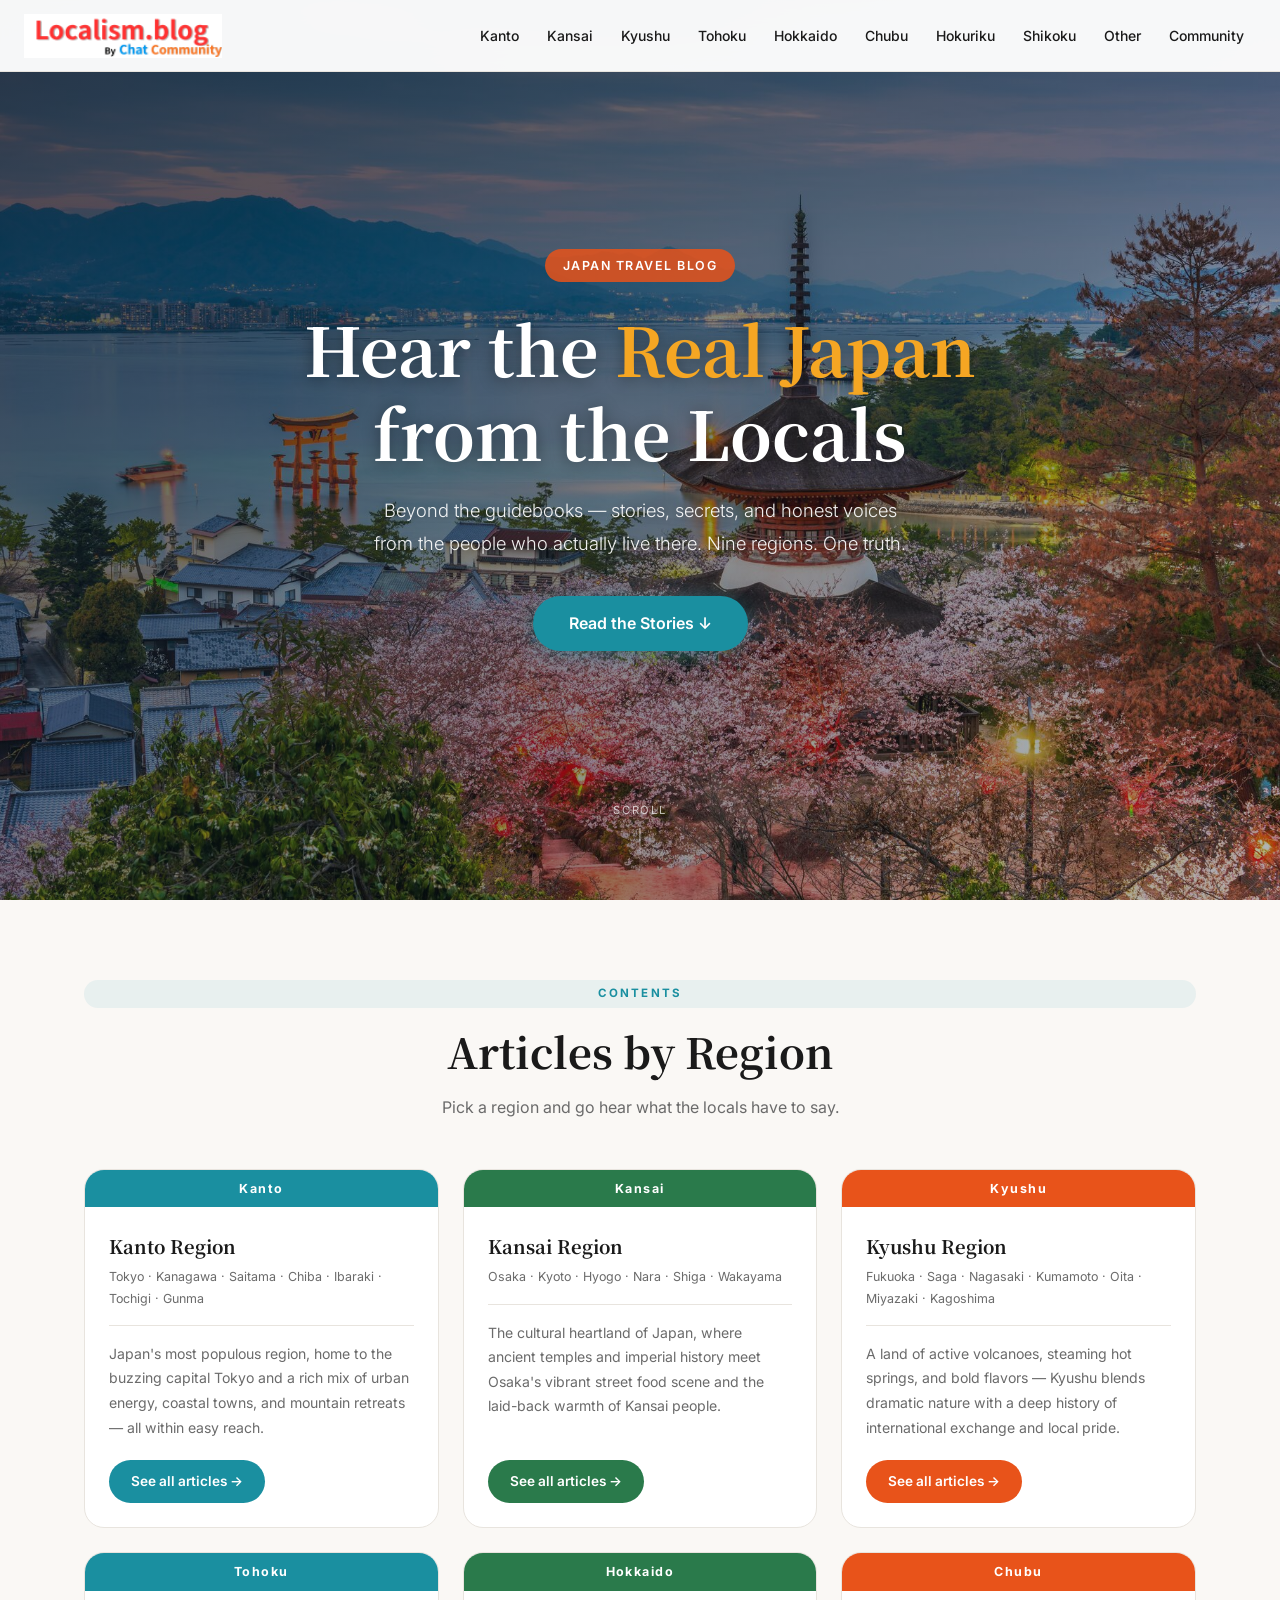
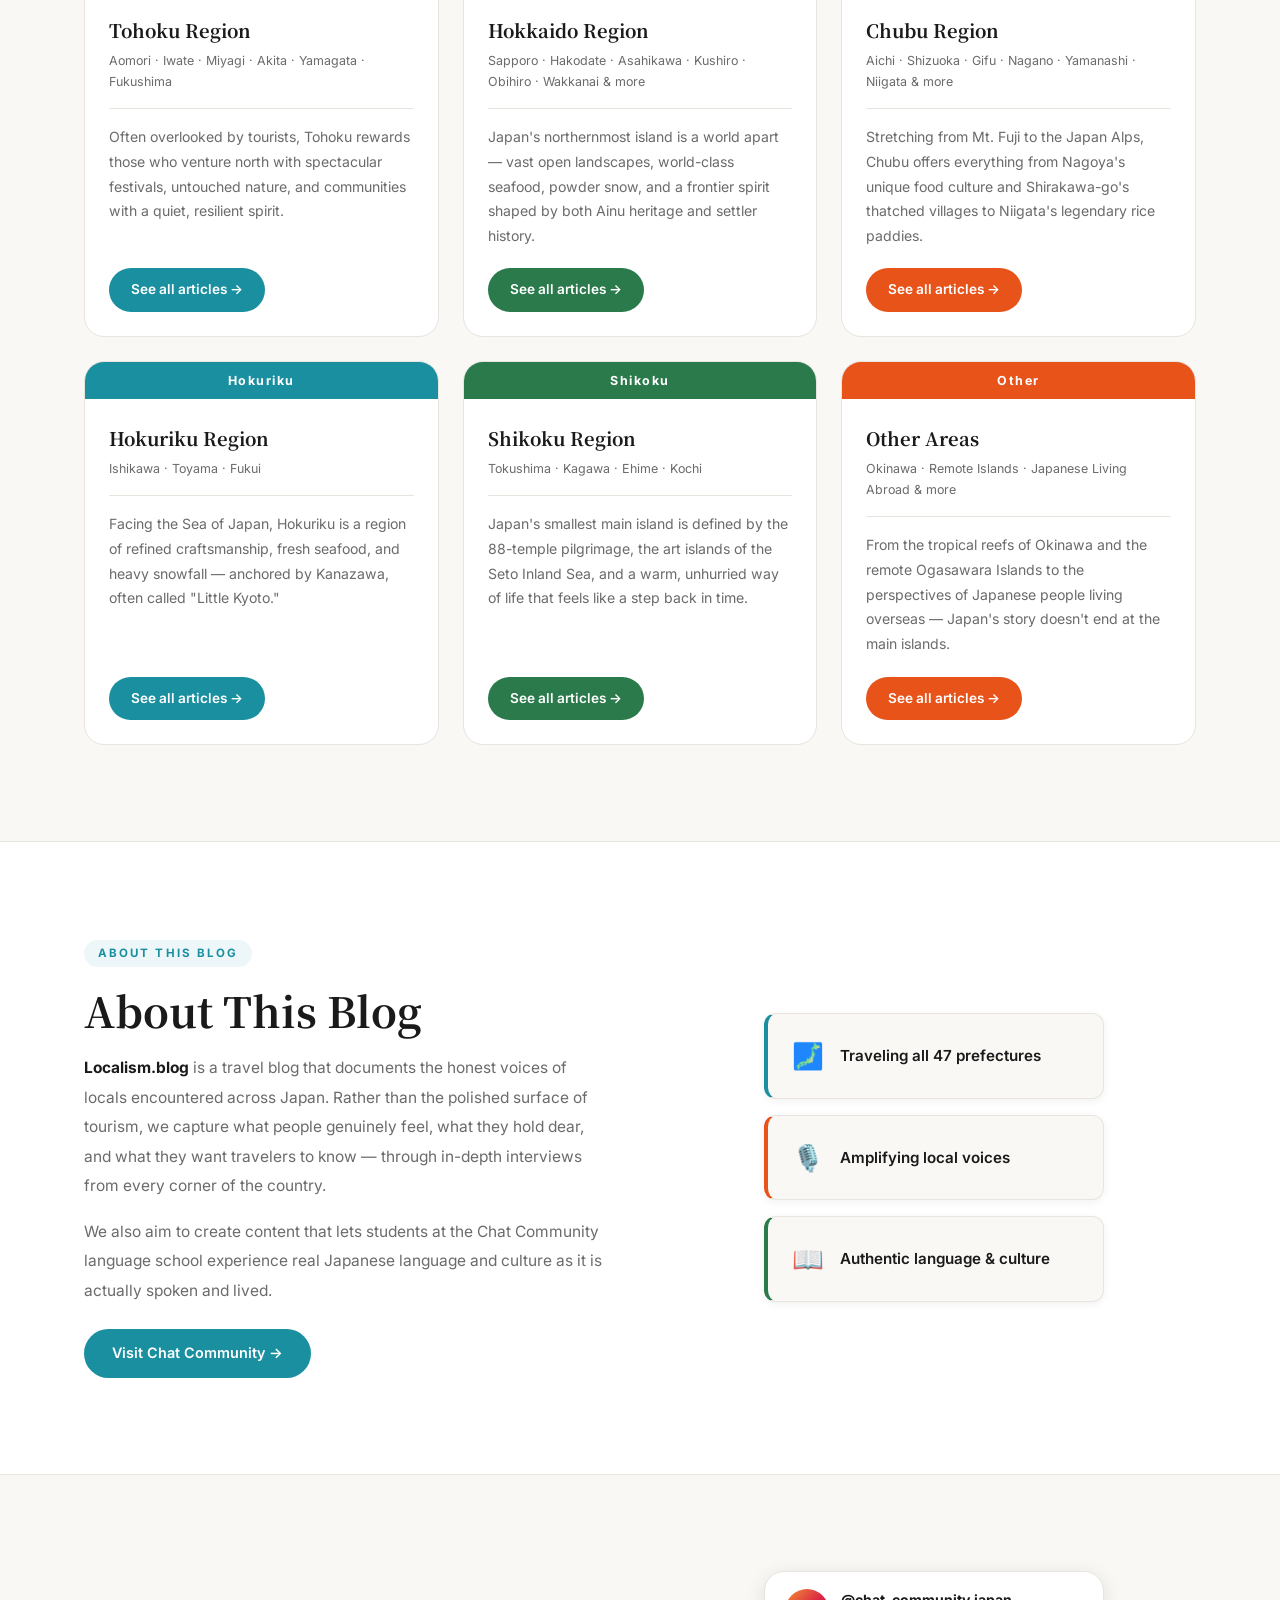
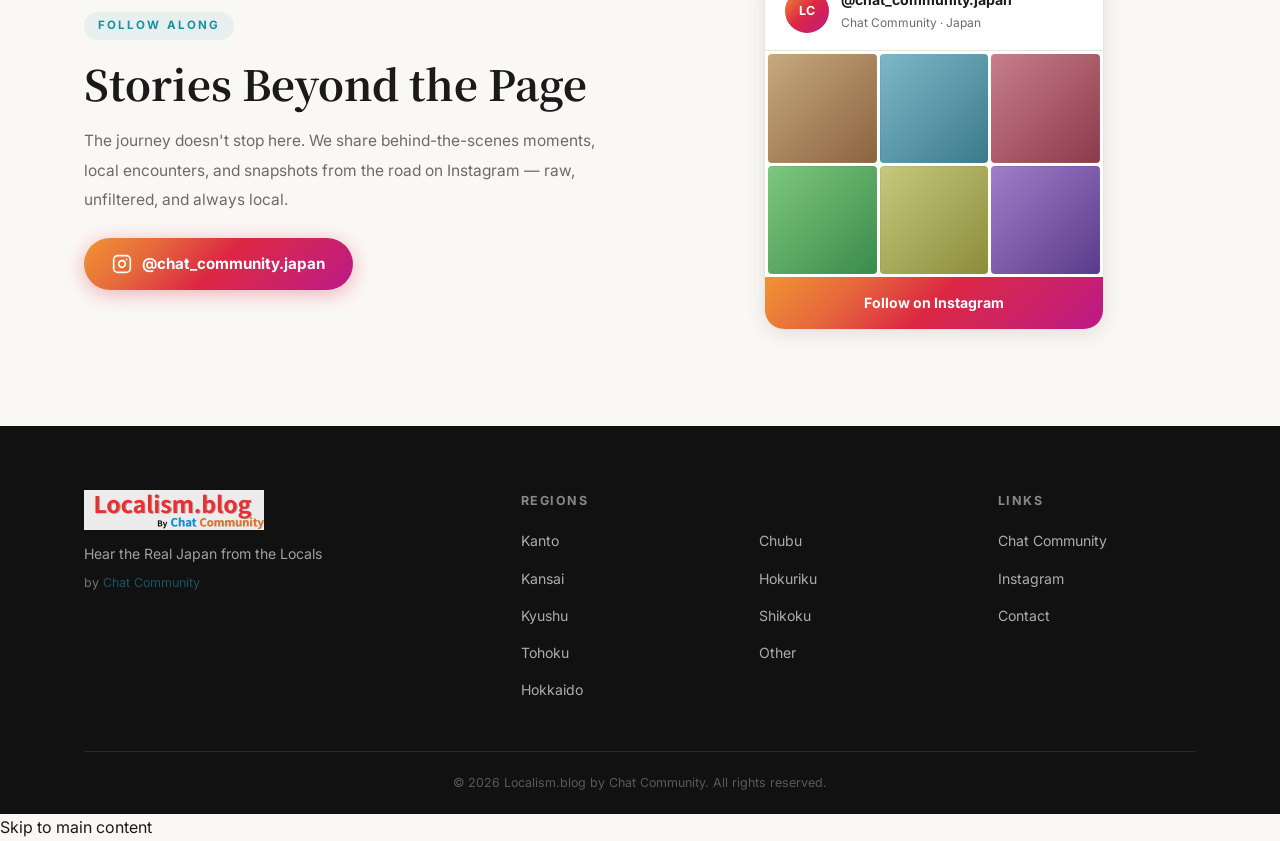
<file: index.html>
<!DOCTYPE html>
<html lang="en">
<head>
  <meta charset="UTF-8" />
  <meta name="viewport" content="width=device-width, initial-scale=1.0" />
  
  <!-- ===== PRIMARY META TAGS ===== -->
  <title>Localism.blog – Hear the Real Japan from the Locals</title>
  <meta name="description" content="A Japan travel blog built on local voices. Honest stories, hidden gems, and real perspectives from all 9 regions — Kanto, Kansai, Kyushu, Tohoku, Hokkaido, Chubu, Hokuriku, Shikoku, and more." />
  <meta name="keywords" content="Japan travel blog, local Japan, real Japan, Kanto travel, Kansai travel, Kyushu travel, Tohoku travel, Hokkaido travel, hidden gems Japan, local voices Japan" />
  <meta name="author" content="Chat Community" />
  <meta name="robots" content="index, follow" />
  <link rel="canonical" href="https://localism.blog/" />

  <!-- ===== OPEN GRAPH (Facebook / LINE / general) ===== -->
  <meta property="og:type" content="website" />
  <meta property="og:url" content="https://localism.blog/" />
  <meta property="og:title" content="Localism.blog – Hear the Real Japan from the Locals" />
  <meta property="og:description" content="A Japan travel blog built on local voices. Honest stories, hidden gems, and real perspectives from all 9 regions of Japan." />
  <meta property="og:image" content="https://localism.blog/og-image.jpg" />
  <meta property="og:image:width" content="1200" />
  <meta property="og:image:height" content="630" />
  <meta property="og:site_name" content="Localism.blog" />
  <meta property="og:locale" content="en_US" />

  <!-- ===== TWITTER CARD ===== -->
  <meta name="twitter:card" content="summary_large_image" />
  <meta name="twitter:site" content="@chat_community.japan" />
  <meta name="twitter:title" content="Localism.blog – Hear the Real Japan from the Locals" />
  <meta name="twitter:description" content="A Japan travel blog built on local voices. Honest stories, hidden gems, and real perspectives from all 9 regions of Japan." />
  <meta name="twitter:image" content="https://localism.blog/og-image.jpg" />

  <!-- ===== STRUCTURED DATA: WebSite ===== -->
  <script type="application/ld+json">
  {
    "@context": "https://schema.org",
    "@type": "WebSite",
    "name": "Localism.blog",
    "url": "https://localism.blog/",
    "description": "A Japan travel blog built on local voices. Honest stories and real perspectives from all 9 regions of Japan.",
    "publisher": {
      "@type": "Organization",
      "name": "Chat Community",
      "url": "https://www.chat-japanese.com/community/index.html",
      "logo": {
        "@type": "ImageObject",
        "url": "https://localism.blog/logo.png"
      },
      "sameAs": [
        "https://www.instagram.com/chat_community.japan"
      ]
    },
    "potentialAction": {
      "@type": "SearchAction",
      "target": {
        "@type": "EntryPoint",
        "urlTemplate": "https://localism.blog/search?q={search_term_string}"
      },
      "query-input": "required name=search_term_string"
    }
  }
  </script>

  <!-- ===== STRUCTURED DATA: Blog ===== -->
  <script type="application/ld+json">
  {
    "@context": "https://schema.org",
    "@type": "Blog",
    "name": "Localism.blog",
    "url": "https://localism.blog/",
    "description": "Hear the Real Japan from the Locals — stories, secrets, and honest voices from people who actually live there.",
    "inLanguage": "en",
    "author": {
      "@type": "Organization",
      "name": "Chat Community",
      "url": "https://www.chat-japanese.com/community/index.html"
    },
    "about": [
      { "@type": "Thing", "name": "Japan Travel" },
      { "@type": "Thing", "name": "Local Culture" },
      { "@type": "Place", "name": "Japan" }
    ]
  }
  </script>

  <!-- ===== STRUCTURED DATA: BreadcrumbList ===== -->
  <script type="application/ld+json">
  {
    "@context": "https://schema.org",
    "@type": "BreadcrumbList",
    "itemListElement": [
      {
        "@type": "ListItem",
        "position": 1,
        "name": "Home",
        "item": "https://localism.blog/"
      }
    ]
  }
  </script>

  <!-- ===== STRUCTURED DATA: ItemList (Regions) ===== -->
  <script type="application/ld+json">
  {
    "@context": "https://schema.org",
    "@type": "ItemList",
    "name": "Japan Travel Blog – Articles by Region",
    "description": "Browse Japan travel stories organized by region: Kanto, Kansai, Kyushu, Tohoku, Hokkaido, Chubu, Hokuriku, Shikoku, and more.",
    "itemListElement": [
      { "@type": "ListItem", "position": 1, "name": "Kanto",    "url": "https://localism.blog/kanto/" },
      { "@type": "ListItem", "position": 2, "name": "Kansai",   "url": "https://localism.blog/kansai/" },
      { "@type": "ListItem", "position": 3, "name": "Kyushu",   "url": "https://localism.blog/kyushu/" },
      { "@type": "ListItem", "position": 4, "name": "Tohoku",   "url": "https://localism.blog/tohoku/" },
      { "@type": "ListItem", "position": 5, "name": "Hokkaido", "url": "https://localism.blog/hokkaido/" },
      { "@type": "ListItem", "position": 6, "name": "Chubu",    "url": "https://localism.blog/chubu/" },
      { "@type": "ListItem", "position": 7, "name": "Hokuriku", "url": "https://localism.blog/hokuriku/" },
      { "@type": "ListItem", "position": 8, "name": "Shikoku",  "url": "https://localism.blog/shikoku/" },
      { "@type": "ListItem", "position": 9, "name": "Other",    "url": "https://localism.blog/other/" }
    ]
  }
  </script>

  <!-- ===== FONTS (display=swap for performance) ===== -->
  <link rel="preconnect" href="https://fonts.googleapis.com" />
  <link rel="preconnect" href="https://fonts.gstatic.com" crossorigin />
  <link href="https://fonts.googleapis.com/css2?family=Noto+Sans+JP:wght@300;400;500;700&family=Noto+Serif+JP:wght@400;700&family=Inter:wght@300;400;500;600;700&display=swap" rel="stylesheet" />

  <!-- ===== FAVICON ===== -->
  <link rel="icon" type="image/x-icon" href="favicon.ico" />
  <link rel="icon" type="image/png" sizes="16x16" href="favicon-16x16.png" />
  <link rel="icon" type="image/png" sizes="32x32" href="favicon-32x32.png" />
  <link rel="apple-touch-icon" sizes="180x180" href="apple-touch-icon.png" />
  <link rel="manifest" href="site.webmanifest" />

  <link rel="stylesheet" href="style.css" />
</head>
<body>

  <!-- ===== HEADER / NAVIGATION ===== -->
  <header class="site-header" id="site-header" role="banner">
    <div class="header-inner">
      <a href="/" class="logo-link" aria-label="Localism.blog – Home">
        <img src="logo.png" alt="Localism.blog by Chat Community" class="logo-img" width="160" height="48" />
      </a>
      <button class="nav-toggle" id="nav-toggle" aria-label="Open navigation menu" aria-expanded="false" aria-controls="main-nav">
        <span></span><span></span><span></span>
      </button>
      <nav class="main-nav" id="main-nav" role="navigation" aria-label="Regional navigation">
        <ul class="nav-list">
          <li><a href="/kanto/"    class="nav-link">Kanto</a></li>
          <li><a href="/kansai/"   class="nav-link">Kansai</a></li>
          <li><a href="/kyushu/"   class="nav-link">Kyushu</a></li>
          <li><a href="/tohoku/"   class="nav-link">Tohoku</a></li>
          <li><a href="/hokkaido/" class="nav-link">Hokkaido</a></li>
          <li><a href="/chubu/"    class="nav-link">Chubu</a></li>
          <li><a href="/hokuriku/" class="nav-link">Hokuriku</a></li>
          <li><a href="/shikoku/"  class="nav-link">Shikoku</a></li>
          <li><a href="/other/"    class="nav-link">Other</a></li>
          <li><a href="https://www.chat-japanese.com/community/index.html"    class="nav-link">Community</a></li>
        </ul>
      </nav>
    </div>
  </header>

  <!-- ===== HERO SECTION ===== -->
  <section class="hero" id="hero" aria-label="Hero – Hear the Real Japan from the Locals">
    <div class="hero-overlay"></div>
    <div class="hero-content">
      <span class="hero-badge">Japan Travel Blog</span>
      <h1 class="hero-title">
        Hear the <em>Real Japan</em><br />from the Locals
      </h1>
      <p class="hero-subtitle">
        Beyond the guidebooks — stories, secrets, and honest voices<br />
        from the people who actually live there. Nine regions. One truth.
      </p>
      <a href="#toc" class="hero-btn">Read the Stories &darr;</a>
    </div>
    <div class="hero-scroll-hint" aria-hidden="true">
      <span>Scroll</span>
      <div class="scroll-line"></div>
    </div>
  </section>

  <!-- ===== TABLE OF CONTENTS ===== -->
  <main id="main-content">
  <section class="toc-section" id="toc" aria-labelledby="toc-heading">
    <div class="container">
      <div class="section-label">CONTENTS</div>
      <h2 class="section-title" id="toc-heading">Articles by Region</h2>
      <p class="section-desc">Pick a region and go hear what the locals have to say.</p>

      <div class="toc-grid" role="list">

        <!-- Kanto -->
        <article class="toc-card" id="kanto" role="listitem" itemscope itemtype="https://schema.org/Place">
          <div class="card-region-tag">Kanto</div>
          <div class="card-body">
            <h3 class="card-title" itemprop="name">Kanto Region</h3>
            <p class="card-desc" itemprop="description">Tokyo · Kanagawa · Saitama · Chiba · Ibaraki · Tochigi · Gunma</p>
            <p class="card-info">Japan's most populous region, home to the buzzing capital Tokyo and a rich mix of urban energy, coastal towns, and mountain retreats — all within easy reach.</p>
            <a href="/kanto/" class="card-btn" aria-label="See all Kanto articles">See all articles &rarr;</a>
          </div>
        </article>

        <!-- Kansai -->
        <article class="toc-card" id="kansai" role="listitem" itemscope itemtype="https://schema.org/Place">
          <div class="card-region-tag">Kansai</div>
          <div class="card-body">
            <h3 class="card-title" itemprop="name">Kansai Region</h3>
            <p class="card-desc" itemprop="description">Osaka · Kyoto · Hyogo · Nara · Shiga · Wakayama</p>
            <p class="card-info">The cultural heartland of Japan, where ancient temples and imperial history meet Osaka's vibrant street food scene and the laid-back warmth of Kansai people.</p>
            <a href="/kansai/" class="card-btn" aria-label="See all Kansai articles">See all articles &rarr;</a>
          </div>
        </article>

        <!-- Kyushu -->
        <article class="toc-card" id="kyushu" role="listitem" itemscope itemtype="https://schema.org/Place">
          <div class="card-region-tag">Kyushu</div>
          <div class="card-body">
            <h3 class="card-title" itemprop="name">Kyushu Region</h3>
            <p class="card-desc" itemprop="description">Fukuoka · Saga · Nagasaki · Kumamoto · Oita · Miyazaki · Kagoshima</p>
            <p class="card-info">A land of active volcanoes, steaming hot springs, and bold flavors — Kyushu blends dramatic nature with a deep history of international exchange and local pride.</p>
            <a href="/kyushu/" class="card-btn" aria-label="See all Kyushu articles">See all articles &rarr;</a>
          </div>
        </article>

        <!-- Tohoku -->
        <article class="toc-card" id="tohoku" role="listitem" itemscope itemtype="https://schema.org/Place">
          <div class="card-region-tag">Tohoku</div>
          <div class="card-body">
            <h3 class="card-title" itemprop="name">Tohoku Region</h3>
            <p class="card-desc" itemprop="description">Aomori · Iwate · Miyagi · Akita · Yamagata · Fukushima</p>
            <p class="card-info">Often overlooked by tourists, Tohoku rewards those who venture north with spectacular festivals, untouched nature, and communities with a quiet, resilient spirit.</p>
            <a href="/tohoku/" class="card-btn" aria-label="See all Tohoku articles">See all articles &rarr;</a>
          </div>
        </article>

        <!-- Hokkaido -->
        <article class="toc-card" id="hokkaido" role="listitem" itemscope itemtype="https://schema.org/Place">
          <div class="card-region-tag">Hokkaido</div>
          <div class="card-body">
            <h3 class="card-title" itemprop="name">Hokkaido Region</h3>
            <p class="card-desc" itemprop="description">Sapporo · Hakodate · Asahikawa · Kushiro · Obihiro · Wakkanai &amp; more</p>
            <p class="card-info">Japan's northernmost island is a world apart — vast open landscapes, world-class seafood, powder snow, and a frontier spirit shaped by both Ainu heritage and settler history.</p>
            <a href="/hokkaido/" class="card-btn" aria-label="See all Hokkaido articles">See all articles &rarr;</a>
          </div>
        </article>

        <!-- Chubu -->
        <article class="toc-card" id="chubu" role="listitem" itemscope itemtype="https://schema.org/Place">
          <div class="card-region-tag">Chubu</div>
          <div class="card-body">
            <h3 class="card-title" itemprop="name">Chubu Region</h3>
            <p class="card-desc" itemprop="description">Aichi · Shizuoka · Gifu · Nagano · Yamanashi · Niigata &amp; more</p>
            <p class="card-info">Stretching from Mt. Fuji to the Japan Alps, Chubu offers everything from Nagoya's unique food culture and Shirakawa-go's thatched villages to Niigata's legendary rice paddies.</p>
            <a href="/chubu/" class="card-btn" aria-label="See all Chubu articles">See all articles &rarr;</a>
          </div>
        </article>

        <!-- Hokuriku -->
        <article class="toc-card" id="hokuriku" role="listitem" itemscope itemtype="https://schema.org/Place">
          <div class="card-region-tag">Hokuriku</div>
          <div class="card-body">
            <h3 class="card-title" itemprop="name">Hokuriku Region</h3>
            <p class="card-desc" itemprop="description">Ishikawa · Toyama · Fukui</p>
            <p class="card-info">Facing the Sea of Japan, Hokuriku is a region of refined craftsmanship, fresh seafood, and heavy snowfall — anchored by Kanazawa, often called "Little Kyoto."</p>
            <a href="/hokuriku/" class="card-btn" aria-label="See all Hokuriku articles">See all articles &rarr;</a>
          </div>
        </article>

        <!-- Shikoku -->
        <article class="toc-card" id="shikoku" role="listitem" itemscope itemtype="https://schema.org/Place">
          <div class="card-region-tag">Shikoku</div>
          <div class="card-body">
            <h3 class="card-title" itemprop="name">Shikoku Region</h3>
            <p class="card-desc" itemprop="description">Tokushima · Kagawa · Ehime · Kochi</p>
            <p class="card-info">Japan's smallest main island is defined by the 88-temple pilgrimage, the art islands of the Seto Inland Sea, and a warm, unhurried way of life that feels like a step back in time.</p>
            <a href="/shikoku/" class="card-btn" aria-label="See all Shikoku articles">See all articles &rarr;</a>
          </div>
        </article>

        <!-- Other -->
        <article class="toc-card" id="other" role="listitem" itemscope itemtype="https://schema.org/Place">
          <div class="card-region-tag">Other</div>
          <div class="card-body">
            <h3 class="card-title" itemprop="name">Other Areas</h3>
            <p class="card-desc" itemprop="description">Okinawa · Remote Islands · Japanese Living Abroad &amp; more</p>
            <p class="card-info">From the tropical reefs of Okinawa and the remote Ogasawara Islands to the perspectives of Japanese people living overseas — Japan's story doesn't end at the main islands.</p>
            <a href="/other/" class="card-btn" aria-label="See all Other area articles">See all articles &rarr;</a>
          </div>
        </article>

      </div><!-- /.toc-grid -->
    </div><!-- /.container -->
  </section>

  <!-- ===== ABOUT SECTION ===== -->
  <section class="about-section" aria-labelledby="about-heading" itemscope itemtype="https://schema.org/Organization">
    <div class="container">
      <div class="about-grid">
        <div class="about-text">
          <div class="section-label">ABOUT THIS BLOG</div>
          <h2 class="section-title left" id="about-heading">About This Blog</h2>
          <p itemprop="description">
            <strong>Localism.blog</strong> is a travel blog that documents the honest voices of locals encountered
            across Japan. Rather than the polished surface of tourism, we capture what people genuinely feel,
            what they hold dear, and what they want travelers to know — through in-depth interviews from every corner of the country.
          </p>
          <p>
            We also aim to create content that lets students at the Chat Community language school
            experience real Japanese language and culture as it is actually spoken and lived.
          </p>
          <a href="https://www.chat-japanese.com/community/index.html" target="_blank" rel="noopener" class="about-btn" itemprop="url">
            Visit Chat Community &rarr;
          </a>
        </div>
        <div class="about-visual" aria-hidden="true">
          <div class="about-card-stack">
            <div class="about-card ac1">
              <span class="ac-icon">🗾</span>
              <span class="ac-text">Traveling all 47 prefectures</span>
            </div>
            <div class="about-card ac2">
              <span class="ac-icon">🎙️</span>
              <span class="ac-text">Amplifying local voices</span>
            </div>
            <div class="about-card ac3">
              <span class="ac-icon">📖</span>
              <span class="ac-text">Authentic language &amp; culture</span>
            </div>
          </div>
        </div>
      </div>
    </div>
  </section>

  <!-- ===== INSTAGRAM SECTION ===== -->
  <section class="instagram-section" aria-labelledby="instagram-heading">
    <div class="container">
      <div class="instagram-inner">
        <div class="instagram-text">
          <div class="section-label">FOLLOW ALONG</div>
          <h2 class="section-title left" id="instagram-heading">Stories Beyond the Page</h2>
          <p>
            The journey doesn't stop here. We share behind-the-scenes moments, local encounters,
            and snapshots from the road on Instagram — raw, unfiltered, and always local.
          </p>
          <a href="https://www.instagram.com/chat_community.japan" target="_blank" rel="noopener" class="instagram-btn" aria-label="Follow @chat_community.japan on Instagram">
            <svg xmlns="http://www.w3.org/2000/svg" width="20" height="20" viewBox="0 0 24 24" fill="none" stroke="currentColor" stroke-width="2" stroke-linecap="round" stroke-linejoin="round" aria-hidden="true" focusable="false"><rect x="2" y="2" width="20" height="20" rx="5" ry="5"/><path d="M16 11.37A4 4 0 1 1 12.63 8 4 4 0 0 1 16 11.37z"/><line x1="17.5" y1="6.5" x2="17.51" y2="6.5"/></svg>
            @chat_community.japan
          </a>
        </div>
        <div class="instagram-visual" aria-hidden="true">
          <div class="insta-mock">
            <div class="insta-header">
              <div class="insta-avatar">LC</div>
              <div class="insta-handle">
                <strong>@chat_community.japan</strong>
                <span>Chat Community &middot; Japan</span>
              </div>
            </div>
            <div class="insta-grid">
              <div class="insta-tile t1"></div>
              <div class="insta-tile t2"></div>
              <div class="insta-tile t3"></div>
              <div class="insta-tile t4"></div>
              <div class="insta-tile t5"></div>
              <div class="insta-tile t6"></div>
            </div>
            <a href="https://www.instagram.com/chat_community.japan" target="_blank" rel="noopener" class="insta-follow-btn">Follow on Instagram</a>
          </div>
        </div>
      </div>
    </div>
  </section>
  </main>

  <!-- ===== FOOTER ===== -->
  <footer class="site-footer" role="contentinfo" itemscope itemtype="https://schema.org/WPFooter">
    <div class="container">
      <div class="footer-grid">
        <div class="footer-brand">
          <img src="logo.png" alt="Localism.blog" class="footer-logo" width="140" height="42" loading="lazy" />
          <p class="footer-tagline">Hear the Real Japan from the Locals</p>
          <p class="footer-copy">by <a href="https://www.chat-japanese.com/community/index.html" target="_blank" rel="noopener">Chat Community</a></p>
        </div>
        <nav class="footer-nav" aria-label="Regional links">
          <h4>Regions</h4>
          <ul>
            <li><a href="/kanto/">Kanto</a></li>
            <li><a href="/kansai/">Kansai</a></li>
            <li><a href="/kyushu/">Kyushu</a></li>
            <li><a href="/tohoku/">Tohoku</a></li>
            <li><a href="/hokkaido/">Hokkaido</a></li>
          </ul>
        </nav>
        <nav class="footer-nav" aria-label="More regional links">
          <h4>&nbsp;</h4>
          <ul>
            <li><a href="/chubu/">Chubu</a></li>
            <li><a href="/hokuriku/">Hokuriku</a></li>
            <li><a href="/shikoku/">Shikoku</a></li>
            <li><a href="/other/">Other</a></li>
          </ul>
        </nav>
        <nav class="footer-nav" aria-label="External links">
          <h4>Links</h4>
          <ul>
            <li><a href="https://www.chat-japanese.com/community/index.html" target="_blank" rel="noopener">Chat Community</a></li>
            <li>
              <a href="https://www.instagram.com/chat_community.japan" target="_blank" rel="noopener" aria-label="Instagram @chat_community.japan">
                Instagram
              </a>
            </li>
            <li><a href="mailto:chat-japanese55@gmail.com">Contact</a></li>
          </ul>
        </nav>
      </div>
      <div class="footer-bottom">
        <p>&copy; 2026 Localism.blog by Chat Community. All rights reserved.</p>
      </div>
    </div>
  </footer>

  <!-- ===== SKIP TO MAIN CONTENT (accessibility) ===== -->
  <a href="#main-content" class="skip-link">Skip to main content</a>

  <script src="script.js" defer></script>
</body>
</html>
</file>
<file: style.css>
/* =============================================
   LOCALISM.BLOG — Landing Page Styles
   Inspired by chat-japanese.com
   ============================================= */

/* ---------- CSS Variables ---------- */
:root {
  --color-bg:        #faf8f5;
  --color-white:     #ffffff;
  --color-text:      #1a1a1a;
  --color-text-muted:#6b6b6b;
  --color-accent:    #e8531a;   /* orange — from logo */
  --color-teal:      #1a8fa0;   /* teal — inspired by chat-japanese */
  --color-teal-dark: #126e7c;
  --color-border:    #e8e4de;
  --color-card-bg:   #ffffff;
  --color-tag-bg:    #fff3ee;
  --color-tag-text:  #e8531a;

  --font-sans:  'Inter', 'Noto Sans JP', sans-serif;
  --font-serif: 'Noto Serif JP', serif;

  --radius-sm:  6px;
  --radius-md:  12px;
  --radius-lg:  20px;

  --shadow-sm:  0 2px 8px rgba(0,0,0,0.06);
  --shadow-md:  0 4px 20px rgba(0,0,0,0.10);
  --shadow-lg:  0 8px 40px rgba(0,0,0,0.14);

  --header-h:   72px;
  --transition: 0.25s ease;
}

/* ---------- Reset & Base ---------- */
*, *::before, *::after { box-sizing: border-box; margin: 0; padding: 0; }

html {
  scroll-behavior: smooth;
  font-size: 16px;
}

body {
  font-family: var(--font-sans);
  background: var(--color-bg);
  color: var(--color-text);
  line-height: 1.7;
  -webkit-font-smoothing: antialiased;
}

a { color: inherit; text-decoration: none; }
img { display: block; max-width: 100%; }
ul { list-style: none; }

/* ---------- Container ---------- */
.container {
  max-width: 1160px;
  margin: 0 auto;
  padding: 0 24px;
}

/* =============================================
   HEADER
   ============================================= */
.site-header {
  position: fixed;
  top: 0; left: 0; right: 0;
  height: var(--header-h);
  background: rgba(255,255,255,0.96);
  backdrop-filter: blur(12px);
  -webkit-backdrop-filter: blur(12px);
  border-bottom: 1px solid var(--color-border);
  z-index: 1000;
  transition: box-shadow var(--transition);
}

.site-header.scrolled {
  box-shadow: var(--shadow-md);
}

.header-inner {
  max-width: 1280px;
  margin: 0 auto;
  padding: 0 24px;
  height: 100%;
  display: flex;
  align-items: center;
  gap: 32px;
  position: relative;
}

.logo-link {
  flex-shrink: 0;
  z-index: 1001;
  position: relative;
}
.logo-img {
  height: 44px;
  width: auto;
  display: block;
}

/* Nav */
.main-nav { margin-left: auto; }

.nav-list {
  display: flex;
  align-items: center;
  gap: 4px;
}

.nav-link {
  display: inline-block;
  padding: 6px 12px;
  font-size: 0.875rem;
  font-weight: 500;
  color: var(--color-text);
  border-radius: var(--radius-sm);
  transition: background var(--transition), color var(--transition);
  white-space: nowrap;
}

.nav-link:hover {
  background: var(--color-tag-bg);
  color: var(--color-accent);
}

/* Hamburger */
.nav-toggle {
  display: none;
  flex-direction: column;
  justify-content: center;
  gap: 5px;
  width: 44px;
  height: 44px;
  background: none;
  border: none;
  cursor: pointer;
  margin-left: auto;
  padding: 4px;
  z-index: 1001;
  position: relative;
  flex-shrink: 0;
}

.nav-toggle span {
  display: block;
  height: 2px;
  background: var(--color-text);
  border-radius: 2px;
  width: 100%;
  transition: transform 0.3s ease, opacity 0.3s ease;
}

/* ハンバーガー → ✕ アニメーション */
.nav-toggle.is-active span:nth-child(1) {
  transform: translateY(7px) rotate(45deg);
}
.nav-toggle.is-active span:nth-child(2) {
  opacity: 0;
  transform: scaleX(0);
}
.nav-toggle.is-active span:nth-child(3) {
  transform: translateY(-7px) rotate(-45deg);
}

/* =============================================
   HERO
   ============================================= */
.hero {
  position: relative;
  height: 100vh;
  min-height: 600px;
  display: flex;
  align-items: center;
  justify-content: center;
  overflow: hidden;
  background-image: url('hero-bg.jpg');
  background-size: cover;
  background-position: center 40%;
  background-attachment: fixed;
}

.hero-overlay {
  position: absolute;
  inset: 0;
  background: linear-gradient(
    135deg,
    rgba(10, 20, 30, 0.72) 0%,
    rgba(10, 20, 30, 0.45) 60%,
    rgba(10, 20, 30, 0.30) 100%
  );
}

.hero-content {
  position: relative;
  z-index: 2;
  text-align: center;
  color: #fff;
  padding: 0 24px;
  max-width: 800px;
}

.hero-badge {
  display: inline-block;
  padding: 6px 18px;
  background: rgba(232, 83, 26, 0.85);
  color: #fff;
  font-size: 0.78rem;
  font-weight: 600;
  letter-spacing: 0.12em;
  text-transform: uppercase;
  border-radius: 100px;
  margin-bottom: 24px;
}

.hero-title {
  font-family: var(--font-serif);
  font-size: clamp(2.4rem, 6vw, 4.2rem);
  font-weight: 700;
  line-height: 1.25;
  margin-bottom: 20px;
  text-shadow: 0 2px 16px rgba(0,0,0,0.4);
}

.hero-title em {
  font-style: normal;
  color: #f5a623;
}

.hero-subtitle {
  font-size: clamp(0.95rem, 2vw, 1.15rem);
  font-weight: 300;
  line-height: 1.8;
  opacity: 0.92;
  margin-bottom: 36px;
  text-shadow: 0 1px 8px rgba(0,0,0,0.3);
}

.hero-btn {
  display: inline-block;
  padding: 14px 36px;
  background: var(--color-teal);
  color: #fff;
  font-size: 1rem;
  font-weight: 600;
  border-radius: 100px;
  transition: background var(--transition), transform var(--transition), box-shadow var(--transition);
  box-shadow: 0 4px 20px rgba(26, 143, 160, 0.45);
}

.hero-btn:hover {
  background: var(--color-teal-dark);
  transform: translateY(-2px);
  box-shadow: 0 8px 28px rgba(26, 143, 160, 0.55);
}

/* Scroll hint */
.hero-scroll-hint {
  position: absolute;
  bottom: 32px;
  left: 50%;
  transform: translateX(-50%);
  display: flex;
  flex-direction: column;
  align-items: center;
  gap: 8px;
  color: rgba(255,255,255,0.7);
  font-size: 0.7rem;
  letter-spacing: 0.15em;
  text-transform: uppercase;
  z-index: 2;
}

.scroll-line {
  width: 1px;
  height: 40px;
  background: linear-gradient(to bottom, rgba(255,255,255,0.7), transparent);
  animation: scrollPulse 2s ease-in-out infinite;
}

@keyframes scrollPulse {
  0%, 100% { opacity: 0.7; transform: scaleY(1); }
  50%       { opacity: 0.3; transform: scaleY(0.6); }
}

/* intro-section removed */

//* =============================================
   SKIP LINK (accessibility)
   ============================================= */
.skip-link {
  position: fixed;
  top: -100px;
  left: 16px;
  z-index: 9999;
  background: var(--color-teal);
  color: #fff;
  padding: 10px 20px;
  border-radius: 0 0 8px 8px;
  font-size: 0.9rem;
  font-weight: 700;
  transition: top 0.2s;
}
.skip-link:focus {
  top: 0;
}

/* =============================================
   BASE RESET & VARIABLES
   ============================================= */
.section-label {
  display: inline-block;
  font-size: 0.72rem;
  font-weight: 700;
  letter-spacing: 0.18em;
  text-transform: uppercase;
  color: var(--color-teal);
  background: rgba(26, 143, 160, 0.08);
  padding: 4px 14px;
  border-radius: 100px;
  margin-bottom: 16px;
}

.section-label.white {
  color: rgba(255,255,255,0.9);
  background: rgba(255,255,255,0.15);
}

.section-title {
  font-family: var(--font-serif);
  font-size: clamp(1.8rem, 3.5vw, 2.6rem);
  font-weight: 700;
  line-height: 1.3;
  color: var(--color-text);
  margin-bottom: 16px;
  text-align: center;
}

.section-title.left { text-align: left; }

.section-desc {
  font-size: 1rem;
  color: var(--color-text-muted);
  text-align: center;
  margin-bottom: 48px;
}

/* =============================================
   TOC / BLOG CARDS
   ============================================= */
.toc-section {
  padding: 80px 0 96px;
  background: var(--color-bg);
}

.toc-section > .container > .section-label,
.toc-section > .container > .section-title,
.toc-section > .container > .section-desc {
  display: block;
  text-align: center;
}

.toc-grid {
  display: grid;
  grid-template-columns: repeat(3, 1fr);
  gap: 24px;
}

/* Card */
.toc-card {
  background: var(--color-card-bg);
  border: 1px solid var(--color-border);
  border-radius: var(--radius-lg);
  overflow: hidden;
  transition: transform var(--transition), box-shadow var(--transition);
  display: flex;
  flex-direction: column;
}

.toc-card:hover {
  transform: translateY(-4px);
  box-shadow: var(--shadow-lg);
}

.card-region-tag {
  background: var(--color-teal);
  color: #fff;
  font-size: 0.78rem;
  font-weight: 700;
  letter-spacing: 0.12em;
  padding: 8px 20px;
  text-align: center;
}

/* Alternate accent for variety */
.toc-card:nth-child(3n) .card-region-tag { background: var(--color-accent); }
.toc-card:nth-child(3n+2) .card-region-tag { background: #2a7a4b; }

.card-body {
  padding: 24px;
  flex: 1;
  display: flex;
  flex-direction: column;
}

.card-title {
  font-family: var(--font-serif);
  font-size: 1.15rem;
  font-weight: 700;
  margin-bottom: 4px;
  color: var(--color-text);
}

.card-desc {
  font-size: 0.78rem;
  color: var(--color-text-muted);
  margin-bottom: 16px;
  padding-bottom: 16px;
  border-bottom: 1px solid var(--color-border);
}

/* card-info: region description */
.card-info {
  font-size: 0.88rem;
  color: var(--color-text-muted);
  line-height: 1.75;
  flex: 1;
  margin-bottom: 20px;
}

/* card-btn: see all articles button */
.card-btn {
  display: inline-block;
  padding: 10px 22px;
  background: var(--color-teal);
  color: #fff;
  font-size: 0.85rem;
  font-weight: 600;
  border-radius: 100px;
  transition: background var(--transition), transform var(--transition);
  align-self: flex-start;
  margin-top: auto;
}

.card-btn:hover {
  background: var(--color-teal-dark);
  transform: translateY(-2px);
}

.toc-card:nth-child(3n) .card-btn { background: var(--color-accent); }
.toc-card:nth-child(3n) .card-btn:hover { background: #c94310; }
.toc-card:nth-child(3n+2) .card-btn { background: #2a7a4b; }
.toc-card:nth-child(3n+2) .card-btn:hover { background: #1e5c37; }

/* =============================================
   ABOUT SECTION
   ============================================= */
.about-section {
  padding: 96px 0;
  background: var(--color-white);
  border-top: 1px solid var(--color-border);
}

.about-grid {
  display: grid;
  grid-template-columns: 1fr 1fr;
  gap: 64px;
  align-items: center;
}

.about-text p {
  font-size: 0.97rem;
  color: var(--color-text-muted);
  line-height: 1.9;
  margin-bottom: 16px;
}

.about-text strong { color: var(--color-text); }

.about-btn {
  display: inline-block;
  margin-top: 8px;
  padding: 12px 28px;
  background: var(--color-teal);
  color: #fff;
  font-size: 0.9rem;
  font-weight: 600;
  border-radius: 100px;
  transition: background var(--transition), transform var(--transition);
}

.about-btn:hover {
  background: var(--color-teal-dark);
  transform: translateY(-2px);
}

/* About visual cards */
.about-visual {
  display: flex;
  justify-content: center;
  align-items: center;
}

.about-card-stack {
  display: flex;
  flex-direction: column;
  gap: 16px;
  width: 100%;
  max-width: 340px;
}

.about-card {
  display: flex;
  align-items: center;
  gap: 16px;
  padding: 20px 24px;
  background: var(--color-bg);
  border: 1px solid var(--color-border);
  border-radius: var(--radius-md);
  box-shadow: var(--shadow-sm);
  transition: transform var(--transition), box-shadow var(--transition);
}

.about-card:hover {
  transform: translateX(6px);
  box-shadow: var(--shadow-md);
}

.ac-icon { font-size: 1.6rem; }

.ac-text {
  font-size: 0.95rem;
  font-weight: 600;
  color: var(--color-text);
}

.ac1 { border-left: 4px solid var(--color-teal); }
.ac2 { border-left: 4px solid var(--color-accent); }
.ac3 { border-left: 4px solid #2a7a4b; }

/* =============================================
   INSTAGRAM SECTION
   ============================================= */
.instagram-section {
  padding: 96px 0;
  background: var(--color-bg);
  border-top: 1px solid var(--color-border);
}

.instagram-inner {
  display: grid;
  grid-template-columns: 1fr 1fr;
  gap: 64px;
  align-items: center;
}

.instagram-text p {
  font-size: 0.97rem;
  color: var(--color-text-muted);
  line-height: 1.9;
  margin-bottom: 24px;
}

.instagram-btn {
  display: inline-flex;
  align-items: center;
  gap: 10px;
  padding: 13px 28px;
  background: linear-gradient(135deg, #f09433 0%, #e6683c 25%, #dc2743 50%, #cc2366 75%, #bc1888 100%);
  color: #fff;
  font-size: 0.95rem;
  font-weight: 700;
  border-radius: 100px;
  transition: opacity var(--transition), transform var(--transition);
  box-shadow: 0 4px 20px rgba(220, 39, 67, 0.35);
}

.instagram-btn:hover {
  opacity: 0.88;
  transform: translateY(-2px);
}

/* Mock Instagram card */
.insta-mock {
  background: var(--color-white);
  border: 1px solid var(--color-border);
  border-radius: var(--radius-lg);
  overflow: hidden;
  box-shadow: var(--shadow-md);
  max-width: 340px;
  margin: 0 auto;
}

.insta-header {
  display: flex;
  align-items: center;
  gap: 12px;
  padding: 16px 20px;
  border-bottom: 1px solid var(--color-border);
}

.insta-avatar {
  width: 44px;
  height: 44px;
  border-radius: 50%;
  background: linear-gradient(135deg, #f09433, #dc2743, #bc1888);
  display: flex;
  align-items: center;
  justify-content: center;
  color: #fff;
  font-size: 0.78rem;
  font-weight: 700;
  flex-shrink: 0;
}

.insta-handle {
  display: flex;
  flex-direction: column;
  gap: 2px;
}

.insta-handle strong {
  font-size: 0.88rem;
  color: var(--color-text);
}

.insta-handle span {
  font-size: 0.75rem;
  color: var(--color-text-muted);
}

.insta-grid {
  display: grid;
  grid-template-columns: repeat(3, 1fr);
  gap: 3px;
  padding: 3px;
}

.insta-tile {
  aspect-ratio: 1;
  border-radius: 4px;
  background-size: cover;
  background-position: center;
}

.t1 { background-color: #c8a97e; background-image: linear-gradient(135deg, #c8a97e, #8b6340); }
.t2 { background-color: #7eb8c8; background-image: linear-gradient(135deg, #7eb8c8, #3a7a8b); }
.t3 { background-color: #c87e8b; background-image: linear-gradient(135deg, #c87e8b, #8b3a4a); }
.t4 { background-color: #7ec87e; background-image: linear-gradient(135deg, #7ec87e, #3a8b4a); }
.t5 { background-color: #c8c87e; background-image: linear-gradient(135deg, #c8c87e, #8b8b3a); }
.t6 { background-color: #a07ec8; background-image: linear-gradient(135deg, #a07ec8, #5a3a8b); }

.insta-follow-btn {
  display: block;
  text-align: center;
  padding: 14px;
  font-size: 0.88rem;
  font-weight: 700;
  color: #fff;
  background: linear-gradient(135deg, #f09433 0%, #e6683c 25%, #dc2743 50%, #cc2366 75%, #bc1888 100%);
  transition: opacity var(--transition);
}

.insta-follow-btn:hover { opacity: 0.88; }

@media (max-width: 768px) {
  .instagram-inner { grid-template-columns: 1fr; gap: 40px; }
}

/* =============================================
   FOOTER
   ============================================= */
.site-footer {
  background: #111;
  color: rgba(255,255,255,0.75);
  padding: 64px 0 0;
}

.footer-grid {
  display: grid;
  grid-template-columns: 2fr 1fr 1fr 1fr;
  gap: 40px;
  padding-bottom: 48px;
  border-bottom: 1px solid rgba(255,255,255,0.1);
}

.footer-logo {
  height: 40px;
  width: auto;
  margin-bottom: 12px;
  opacity: 0.92;
}

.footer-tagline {
  font-size: 0.88rem;
  margin-bottom: 6px;
  opacity: 0.8;
}

.footer-copy {
  font-size: 0.78rem;
  opacity: 0.55;
}

.footer-copy a { color: var(--color-teal); }
.footer-copy a:hover { text-decoration: underline; }

.footer-nav h4 {
  font-size: 0.78rem;
  font-weight: 700;
  letter-spacing: 0.12em;
  text-transform: uppercase;
  color: rgba(255,255,255,0.5);
  margin-bottom: 16px;
}

.footer-nav ul {
  display: flex;
  flex-direction: column;
  gap: 10px;
}

.footer-nav a {
  font-size: 0.88rem;
  color: rgba(255,255,255,0.65);
  transition: color var(--transition);
}

.footer-nav a:hover { color: #fff; }

.footer-bottom {
  padding: 20px 0;
  text-align: center;
  font-size: 0.78rem;
  opacity: 0.4;
}

/* =============================================
   SCROLL REVEAL ANIMATION
   ============================================= */
.reveal-ready {
  opacity: 0;
  transform: translateY(24px);
  transition: opacity 0.55s ease, transform 0.55s ease;
}

.reveal-ready.revealed {
  opacity: 1;
  transform: translateY(0);
}

/* Stagger for grid items */
.toc-card:nth-child(2).reveal-ready { transition-delay: 0.08s; }
.toc-card:nth-child(3).reveal-ready { transition-delay: 0.16s; }
.toc-card:nth-child(4).reveal-ready { transition-delay: 0.06s; }
.toc-card:nth-child(5).reveal-ready { transition-delay: 0.12s; }
.toc-card:nth-child(6).reveal-ready { transition-delay: 0.18s; }
.intro-stat:nth-child(2).reveal-ready { transition-delay: 0.08s; }
.intro-stat:nth-child(3).reveal-ready { transition-delay: 0.16s; }
.intro-stat:nth-child(4).reveal-ready { transition-delay: 0.24s; }

/* =============================================
   RESPONSIVE
   ============================================= */
@media (max-width: 1024px) {
  .toc-grid { grid-template-columns: repeat(2, 1fr); }
  .footer-grid { grid-template-columns: 1fr 1fr; gap: 32px; }
}

@media (max-width: 768px) {
  :root { --header-h: 64px; }

  /* Header */
  .nav-toggle { display: flex; }

  .main-nav {
    position: fixed;
    top: var(--header-h);
    left: 0;
    right: 0;
    background: var(--color-white);
    border-bottom: 1px solid var(--color-border);
    padding: 16px 24px 24px;
    transform: translateY(-120%);
    transition: transform 0.3s ease;
    z-index: 998;
    box-shadow: var(--shadow-md);
    visibility: hidden;
  }

  .main-nav.open {
    transform: translateY(0);
    visibility: visible;
  }

  .nav-list {
    flex-wrap: wrap;
    gap: 8px;
  }

  .nav-link {
    padding: 8px 16px;
    background: var(--color-bg);
    border: 1px solid var(--color-border);
    border-radius: 100px;
    font-size: 0.9rem;
  }

  /* ロゴとハンバーガーが常に見えるように */
  .header-inner {
    justify-content: space-between;
  }

  .logo-img {
    height: 36px;
  }

  /* Hero */
  .hero { background-attachment: scroll; }
  .hero-subtitle br { display: none; }

  /* Sections */
  .toc-grid { grid-template-columns: 1fr; }
  .about-grid { grid-template-columns: 1fr; gap: 40px; }
  .about-visual { display: none; }
}

@media (max-width: 480px) {
  .footer-grid { grid-template-columns: 1fr; }
}
</file>
